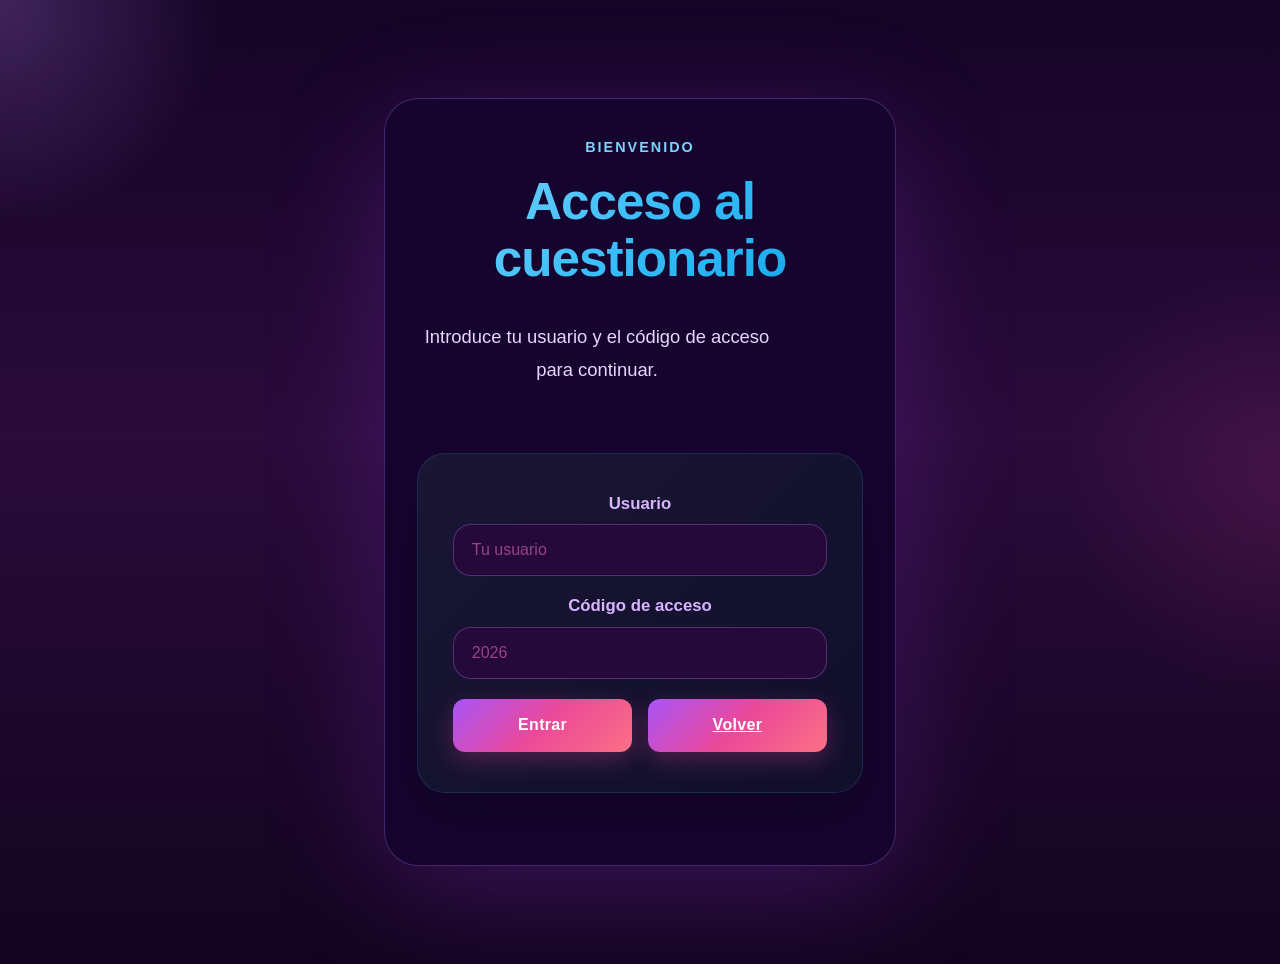
<file: login.html>
<!DOCTYPE html>
<html lang="es">
<head>
  <meta charset="UTF-8" />
  <meta name="viewport" content="width=device-width, initial-scale=1.0" />
  <title>Acceso al juego</title>
  <link rel="stylesheet" href="styles.css" />
</head>
<body class="login-page">
  <div class="app-shell">
    <main class="info-area" id="infoArea">
      <section class="department-card login-card" id="loginCard">
        <div class="hero-block">
          <div class="hero-text">
            <span class="eyebrow">Bienvenido</span>
            <h1>Acceso al cuestionario</h1>
            <p class="subtitle">Introduce tu usuario y el código de acceso para continuar.</p>
          </div>
        </div>

        <article class="content-block" id="loginSection">
          <form class="quiz-intro login-form" id="loginForm">
            <label>
              Usuario
              <input type="text" id="loginUserInput" placeholder="Tu usuario" autocomplete="username" />
            </label>
            <label>
              Código de acceso
              <input type="text" id="loginPassInput" placeholder="2026" maxlength="4" autocomplete="one-time-code" />
            </label>
            <div class="login-buttons">
              <button type="submit" class="quiz-start-button" id="loginButton">Entrar</button>
              <a href="index.html" class="quiz-start-button">Volver</a>
            </div>
            <div class="quiz-error hidden" id="loginError">Usuario o código incorrecto. El código es 2026.</div>
          </form>
        </article>
      </section>
    </main>
  </div>

  <style>
    body.login-page {
      min-height: 100vh;
      display: flex;
      justify-content: center;
      align-items: center;
      padding: 2rem;
      margin: 0;
      background: radial-gradient(circle at top left, rgba(192, 132, 252, 0.25), transparent 14%),
        radial-gradient(circle at right center, rgba(236, 72, 153, 0.14), transparent 16%),
        linear-gradient(180deg, #150426 0%, #2a0b3b 45%, #12041e 100%);
      color: #f8f4ff;
    }
    .app-shell {
      width: 100%;
      max-width: 560px;
      display: flex;
      justify-content: center;
      align-items: center;
      padding: 1.5rem;
    }
    .login-card {
      width: 100%;
      padding: 2.5rem 2rem;
      border-radius: 34px;
      box-shadow: 0 30px 120px rgba(173, 64, 255, 0.22);
      background: rgba(22, 5, 47, 0.94);
      border: 1px solid rgba(192, 132, 252, 0.28);
      backdrop-filter: blur(18px);
    }
    .login-form {
      display: grid;
      gap: 1.25rem;
    }
    .login-form label {
      display: grid;
      gap: 0.65rem;
      color: #d8b4fe;
      font-weight: 700;
    }
    .login-form input {
      width: 100%;
      padding: 1rem 1.1rem;
      border-radius: 18px;
      border: 1px solid rgba(192, 132, 252, 0.3);
      background: rgba(40, 9, 58, 0.9);
      color: #f8f4ff;
      font-size: 1rem;
      outline: none;
      transition: border-color 0.2s ease, box-shadow 0.2s ease;
    }
    .login-form input:focus {
      border-color: rgba(236, 72, 153, 0.85);
      box-shadow: 0 0 0 4px rgba(236, 72, 153, 0.16);
    }
    .login-form input::placeholder {
      color: rgba(248, 113, 206, 0.55);
    }
    .login-buttons {
      display: grid;
      grid-template-columns: 1fr 1fr;
      gap: 1rem;
    }
    .login-buttons .quiz-start-button {
      width: 100%;
    }
    .quiz-start-button {
      width: 100%;
      padding: 1.1rem 1.5rem;
      border-radius: 12px;
      background: linear-gradient(135deg, #a855f7 0%, #ec4899 50%, #fb7185 100%);
      color: #ffffff;
      border: none;
      font-weight: 700;
      letter-spacing: 0.02em;
      font-size: 1rem;
      box-shadow: 0 8px 24px rgba(236, 72, 153, 0.3);
      cursor: pointer;
      transition: all 0.3s ease;
    }
    .quiz-start-button:hover {
      transform: translateY(-2px);
      box-shadow: 0 14px 32px rgba(236, 72, 153, 0.35);
      background: linear-gradient(135deg, #d946ef 0%, #f472b6 50%, #fb7185 100%);
    }
    .quiz-start-button:active {
      transform: translateY(-1px);
      box-shadow: 0 6px 18px rgba(236, 72, 153, 0.25);
    }
    .login-card .subtitle {
      color: #e9d5ff;
      margin: 0.85rem 0 1.7rem;
      line-height: 1.8;
      max-width: 360px;
    }
    .quiz-error {
      background: rgba(236, 72, 153, 0.12);
      color: #fed7ff;
      border: 2px solid rgba(236, 72, 153, 0.35);
    }
  </style>
  <script>
    const loginForm = document.getElementById('loginForm');
    const loginUserInput = document.getElementById('loginUserInput');
    const loginPassInput = document.getElementById('loginPassInput');
    const loginError = document.getElementById('loginError');

    if (sessionStorage.getItem('quizUser')) {
      window.location.href = 'quiz.html';
    }

    loginForm.addEventListener('submit', (event) => {
      event.preventDefault();
      const user = loginUserInput.value.trim();
      const pass = loginPassInput.value.trim();
      if (user && pass === '2026') {
        sessionStorage.setItem('quizUser', user);
        window.location.href = 'quiz.html';
      } else {
        loginError.classList.remove('hidden');
      }
    });

    loginUserInput.addEventListener('input', () => {
      loginError.classList.add('hidden');
    });
    loginPassInput.addEventListener('input', () => {
      loginError.classList.add('hidden');
    });
  </script>

  <!-- Reproductor de música de fondo para el cuestionario -->
  <audio id="backgroundMusic" loop>
    <source src="fondo de musica del cuestionario .mp3" type="audio/mpeg">
  </audio>

  <script>
    // Control de música de fondo
    const audioElement = document.getElementById('backgroundMusic');
    let musicStarted = false;

    // Recuperar posición anterior de la música
    function restoreAudioPosition() {
      const savedTime = sessionStorage.getItem('musicPosition');
      if (savedTime && audioElement) {
        audioElement.currentTime = parseFloat(savedTime);
      }
    }

    // Guardar posición de la música cada segundo
    function saveAudioPosition() {
      if (audioElement && musicStarted) {
        sessionStorage.setItem('musicPosition', audioElement.currentTime.toString());
      }
    }

    // Iniciar música en el primer clic del usuario
    function initializeMusic() {
      if (!musicStarted && audioElement) {
        musicStarted = true;
        restoreAudioPosition();
        audioElement.play().catch(err => console.log('Autoplay no permitido:', err));
        // Guardar posición periódicamente
        setInterval(saveAudioPosition, 500);
        // Remover listeners después de iniciar
        document.removeEventListener('click', initializeMusic);
        document.removeEventListener('keypress', initializeMusic);
        document.removeEventListener('touchstart', initializeMusic);
      }
    }

    // Iniciar música en el primer clic, tecla o toque
    document.addEventListener('click', initializeMusic, { once: true });
    document.addEventListener('keypress', initializeMusic, { once: true });
    document.addEventListener('touchstart', initializeMusic, { once: true });

    // Si ya hay música guardada en sessionStorage, iniciar automáticamente
    if (sessionStorage.getItem('musicPosition')) {
      initializeMusic();
    }
  </script>
</body>
</html>
</file>
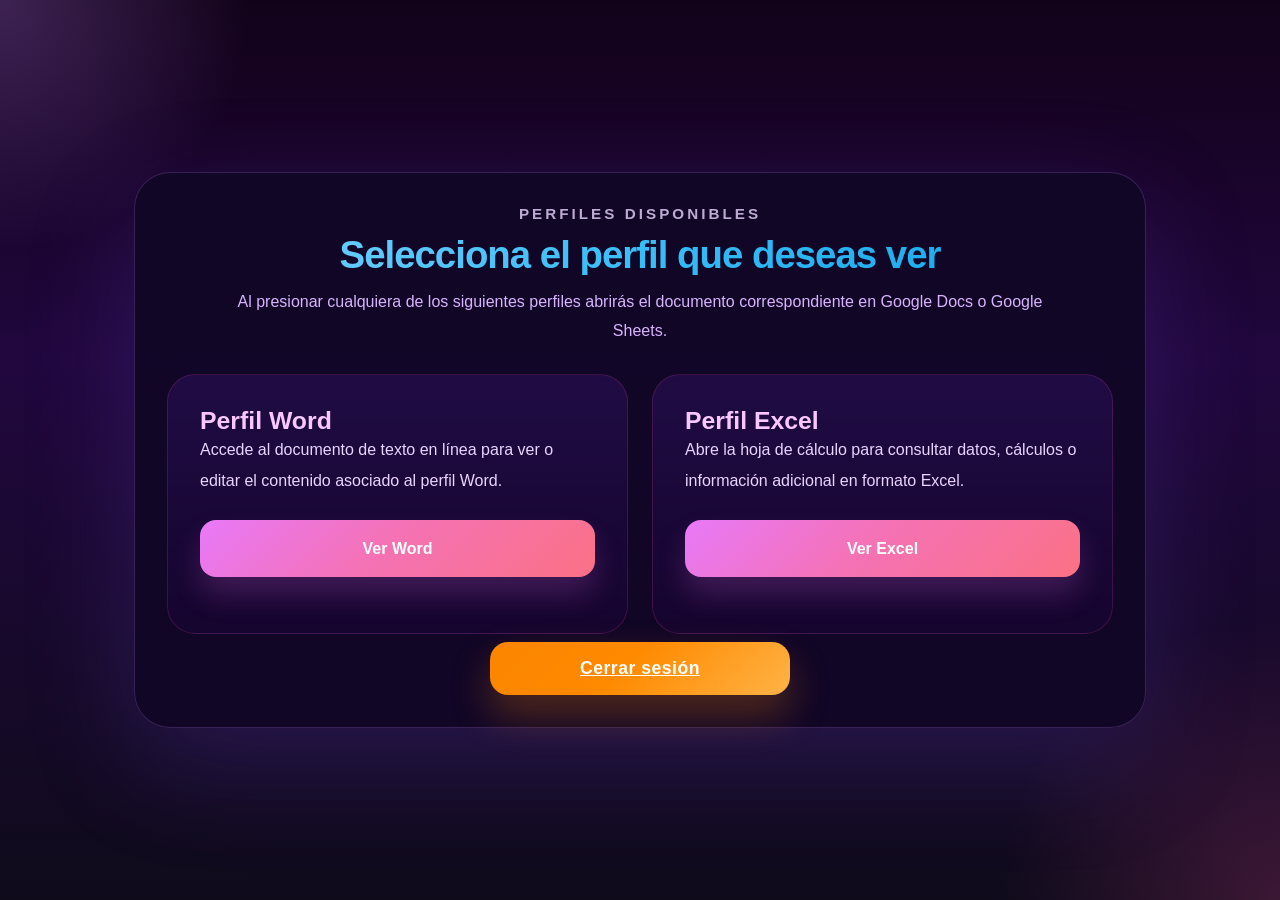
<file: perfiles.html>
<!DOCTYPE html>
<html lang="es">
<head>
  <meta charset="UTF-8" />
  <meta name="viewport" content="width=device-width, initial-scale=1.0" />
  <title>Perfiles</title>
  <link rel="stylesheet" href="styles.css" />
  <style>
    body.perfiles-page {
      min-height: 100vh;
      display: flex;
      justify-content: center;
      align-items: center;
      padding: 2rem;
      margin: 0;
      background: radial-gradient(circle at top left, rgba(192, 132, 252, 0.25), transparent 16%),
        radial-gradient(circle at bottom right, rgba(236, 72, 153, 0.2), transparent 18%),
        linear-gradient(180deg, #120219 0%, #21073e 40%, #0f0b1b 100%);
      color: #f8f4ff;
    }
    .perfiles-shell {
      width: 100%;
      max-width: 1060px;
      display: grid;
      gap: 1.5rem;
      padding: 1.5rem;
    }
    .perfiles-card {
      padding: 2rem;
      border-radius: 36px;
      background: rgba(18, 7, 38, 0.92);
      border: 1px solid rgba(192, 132, 252, 0.22);
      box-shadow: 0 35px 110px rgba(108, 75, 217, 0.22);
      backdrop-filter: blur(18px);
    }
    .hero-text {
      display: grid;
      gap: 0.8rem;
      text-align: center;
      margin-bottom: 1.8rem;
    }
    .hero-text .eyebrow {
      font-size: 0.95rem;
      color: #e9d5ff;
      letter-spacing: 0.2em;
      text-transform: uppercase;
      opacity: 0.8;
    }
    .hero-text h1 {
      margin: 0;
      font-size: clamp(2rem, 3vw, 3.2rem);
      line-height: 1.05;
      color: #7dd3fc;
    }
    .hero-text p {
      margin: 0;
      color: #d8b4fe;
      font-size: 1rem;
      line-height: 1.8;
      max-width: 860px;
      margin-left: auto;
      margin-right: auto;
    }
    .perfiles-grid {
      display: grid;
      grid-template-columns: repeat(2, minmax(280px, 1fr));
      gap: 1.5rem;
    }
    .perfil-card {
      display: grid;
      grid-template-rows: auto 1fr auto;
      gap: 1.5rem;
      min-height: 260px;
      padding: 2rem;
      border-radius: 28px;
      background: linear-gradient(180deg, rgba(96, 39, 199, 0.18), rgba(22, 5, 47, 0.95));
      border: 1px solid rgba(236, 72, 153, 0.18);
      color: #f5e0ff;
    }
    .perfil-card h2 {
      margin: 0;
      color: #f9c7ff;
      font-size: 1.55rem;
    }
    .perfil-card p {
      margin: 0;
      line-height: 1.9;
      color: #e9d5ff;
      font-size: 1rem;
    }
    .perfil-card a {
      display: inline-flex;
      align-items: center;
      justify-content: center;
      padding: 1rem 1.6rem;
      border-radius: 16px;
      color: #ffffff;
      background: linear-gradient(135deg, #e879f9 0%, #f472b6 45%, #fb7185 100%);
      text-decoration: none;
      font-weight: 700;
      box-shadow: 0 18px 30px rgba(248, 113, 250, 0.18);
      transition: transform 0.25s ease, box-shadow 0.25s ease, background 0.25s ease;
    }
    .perfil-card a:hover {
      transform: translateY(-3px);
      box-shadow: 0 22px 40px rgba(248, 113, 250, 0.28);
      background: linear-gradient(135deg, #d946ef 0%, #f472b6 50%, #fb7185 100%);
    }
    .perfiles-footer {
      display: flex;
      justify-content: center;
      margin-top: 0.5rem;
    }
    .perfiles-footer a {
      width: 100%;
      max-width: 300px;
    }
    .perfiles-footer .quiz-start-button {
      width: 100%;
      padding: 1rem 1.5rem;
      border-radius: 18px;
      background: linear-gradient(135deg, #fb8500 0%, #ff8a00 45%, #ffb347 100%);
      color: #fff;
      box-shadow: 0 20px 40px rgba(251, 133, 0, 0.28);
      text-align: center;
    }
    .perfiles-footer .quiz-start-button:hover {
      transform: translateY(-2px);
      background: linear-gradient(135deg, #ff9525 0%, #ff9f2d 45%, #ffc16b 100%);
    }
    @media (max-width: 860px) {
      .perfiles-grid {
        grid-template-columns: 1fr;
      }
    }
  </style>
</head>
<body class="perfiles-page">
  <div class="perfiles-shell">
    <section class="perfiles-card">
      <div class="hero-text">
        <span class="eyebrow">Perfiles disponibles</span>
        <h1>Selecciona el perfil que deseas ver</h1>
        <p>Al presionar cualquiera de los siguientes perfiles abrirás el documento correspondiente en Google Docs o Google Sheets.</p>
      </div>
      <div class="perfiles-grid">
        <article class="perfil-card">
          <div>
            <h2>Perfil Word</h2>
            <p>Accede al documento de texto en línea para ver o editar el contenido asociado al perfil Word.</p>
          </div>
          <a href="https://docs.google.com/document/d/1927WOSh_Vai1VlFUR7RDcRmi3POwQluYV8ozVIAoebo/edit?usp=sharing" target="_blank" rel="noopener noreferrer">Ver Word</a>
        </article>
        <article class="perfil-card">
          <div>
            <h2>Perfil Excel</h2>
            <p>Abre la hoja de cálculo para consultar datos, cálculos o información adicional en formato Excel.</p>
          </div>
          <a href="https://docs.google.com/spreadsheets/d/1ONucuyuzEuJq2mf88kwfAb8OpO_G4POKCCi0A7s6z9A/edit?usp=sharing" target="_blank" rel="noopener noreferrer">Ver Excel</a>
        </article>
      </div>
      <div class="perfiles-footer">
        <a class="quiz-start-button" href="index.html">Cerrar sesión</a>
      </div>
    </section>
  </div>
</body>
</html>
</file>
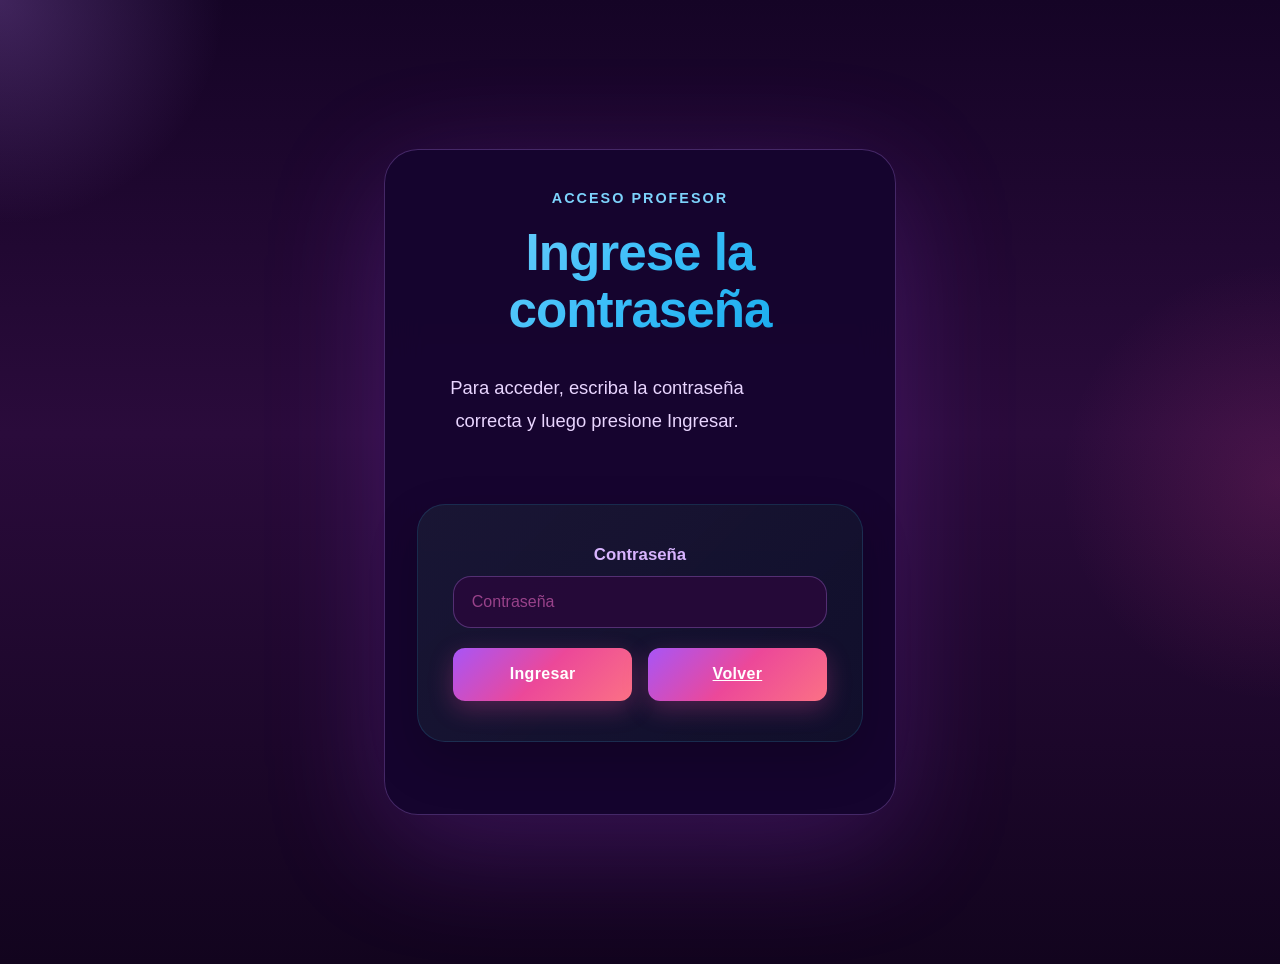
<file: profesor.html>
<!DOCTYPE html>
<html lang="es">
<head>
  <meta charset="UTF-8" />
  <meta name="viewport" content="width=device-width, initial-scale=1.0" />
  <title>Acceso Profesor</title>
  <link rel="stylesheet" href="styles.css" />
</head>
<body class="login-page">
  <div class="app-shell">
    <main class="info-area" id="infoArea">
      <section class="department-card login-card" id="loginCard">
        <div class="hero-block">
          <div class="hero-text">
            <span class="eyebrow">Acceso Profesor</span>
            <h1>Ingrese la contraseña</h1>
            <p class="subtitle">Para acceder, escriba la contraseña correcta y luego presione Ingresar.</p>
          </div>
        </div>

        <article class="content-block" id="loginSection">
          <form class="quiz-intro login-form" id="professorForm">
            <label>
              Contraseña
              <input type="password" id="professorPassInput" placeholder="Contraseña" autocomplete="current-password" />
            </label>
            <div class="login-buttons">
              <button type="submit" class="quiz-start-button" id="professorEnterButton">Ingresar</button>
              <a href="index.html" class="quiz-start-button">Volver</a>
            </div>
            <div class="quiz-error hidden" id="professorError">Contraseña incorrecta. La contraseña es profesor2026.</div>
          </form>
        </article>
      </section>
    </main>
  </div>

  <script>
    const professorForm = document.getElementById('professorForm');
    const professorPassInput = document.getElementById('professorPassInput');
    const professorError = document.getElementById('professorError');

    professorForm.addEventListener('submit', (event) => {
      event.preventDefault();
      const pass = professorPassInput.value.trim();
      if (pass === 'profesor2026') {
        window.location.href = 'perfiles.html';
      } else {
        professorError.classList.remove('hidden');
      }
    });

    professorPassInput.addEventListener('input', () => {
      professorError.classList.add('hidden');
    });
  </script>
</body>
</html>
</file>
<file: styles.css>
:root {
  color-scheme: dark;
  font-family: 'Segoe UI', Tahoma, Geneva, Verdana, sans-serif;
  background: linear-gradient(135deg, #0a1929 0%, #132f4c 25%, #1a4d6d 50%, #0f2b4a 75%, #081629 100%);
  background-size: 400% 400%;
  background-attachment: fixed;
  animation: gradientShift 40s ease infinite;
  color: #f0f4f8;
  font-size: 16px;
  --color-primary: #38bdf8;
  --color-primary-dark: #0ea5e9;
  --color-primary-light: #e0f2fe;
  --color-text-primary: #f0f9ff;
  --color-text-secondary: #cbd5e1;
  --color-text-muted: #94a3b8;
  --color-border: rgba(56, 189, 248, 0.12);
  --transition-fast: 0.2s cubic-bezier(0.23, 1, 0.32, 1);
  --transition-base: 0.35s cubic-bezier(0.23, 1, 0.32, 1);
  --transition-slow: 0.6s cubic-bezier(0.23, 1, 0.32, 1);
}

* {
  box-sizing: border-box;
}

body::before {
  content: '';
  position: fixed;
  inset: 0;
  pointer-events: none;
  background: radial-gradient(circle at 20% 20%, rgba(56, 189, 248, 0.16), transparent 18%),
    radial-gradient(circle at 80% 80%, rgba(67, 56, 202, 0.14), transparent 20%);
  z-index: -1;
  opacity: 0.9;
  animation: floatGlow 14s ease-in-out infinite;
}

body::after {
  content: '';
  position: fixed;
  inset: 0;
  pointer-events: none;
  /* Puntos redondos de varios colores usando radial-gradients */
  background-image:
    radial-gradient(circle at 15% 15%, #ff2a85 0%, #ff2a85 4px, transparent 6px),
    radial-gradient(circle at 45% 35%, #38bdf8 0%, #38bdf8 5px, transparent 7px),
    radial-gradient(circle at 75% 20%, #facc15 0%, #facc15 3px, transparent 5px),
    radial-gradient(circle at 85% 70%, #4ade80 0%, #4ade80 5px, transparent 7px),
    radial-gradient(circle at 30% 75%, #a855f7 0%, #a855f7 4px, transparent 6px);
  background-repeat: repeat;
  /* Ajusta el tamaño de la cuadrícula de repetición para esparcir los puntos */
  background-size: 260px 260px;
  opacity: 0.6;
  z-index: -1;
  will-change: transform;
  animation: snowFall 25s linear infinite;
}

@keyframes snowFall {
  0% {
    transform: translateY(0);
  }
  100% {
    transform: translateY(260px);
  }
}

@keyframes gradientShift {
  0% { background-position: 0% 50%; }
  50% { background-position: 100% 50%; }
  100% { background-position: 0% 50%; }
}

body {
  margin: 0;
  min-height: 100vh;
  overflow-x: hidden;
  scroll-behavior: smooth;
}

.app-shell {
  display: flex;
  justify-content: center;
  align-items: center;
  min-height: 100vh;
  padding: 2rem;
  animation: floatUp 16s ease-in-out infinite alternate;
}

@media (max-width: 1024px) {
  .app-shell {
    padding: 1.5rem;
  }
}

.dice-panel {
  position: sticky;
  top: 2rem;
  display: flex;
  flex-direction: column;
  align-items: center;
  gap: 1.2rem;
  padding: 1.6rem 1.4rem;
  border-radius: 32px;
  background: linear-gradient(135deg, rgba(13, 27, 42, 0.95), rgba(20, 41, 61, 0.92));
  border: 2px solid rgba(56, 189, 248, 0.22);
  box-shadow: 0 32px 120px rgba(14, 165, 233, 0.15), inset 0 1px 0 rgba(255, 255, 255, 0.1);
  animation: glowPulse 9s ease-in-out infinite;
  transition: all 0.4s ease;
}

.dice-panel:hover {
  transform: translateY(-4px);
  border-color: rgba(56, 189, 248, 0.35);
  box-shadow: 0 40px 140px rgba(14, 165, 233, 0.25), inset 0 1px 0 rgba(255, 255, 255, 0.15);
}

.dice-shell:hover .shine {
  opacity: 0.8;
}

.dice-shell:hover {
  transform: translateY(-12px);
}

.dice-shell:hover .dice {
  transform: rotateX(8deg) rotateY(-8deg);
}

.dice-shell:focus {
  outline: 2px solid rgba(56, 189, 248, 0.5);
  outline-offset: 4px;
}

.dice {
  width: 100%;
  height: 100%;
  position: absolute;
  transform-style: preserve-3d;
  transform: rotateX(0deg) rotateY(0deg) rotateZ(0deg);
  transition: transform 1.5s cubic-bezier(0.25, 0.46, 0.45, 0.94);
  transform-origin: center center;
  z-index: 1;
}

.face {
  position: absolute;
  width: 100%;
  height: 100%;
  border-radius: 48px;
  display: grid;
  align-items: center;
  justify-content: center;
  padding: 1rem;
  text-align: center;
  font-size: 1rem;
  font-weight: 800;
  color: #fff;
  background: radial-gradient(circle at top left, #38bdf8 0%, #0ea5e9 22%, #1e3a8a 70%);
  box-shadow: inset 0 -8px 24px rgba(0, 0, 0, 0.2), 0 26px 44px rgba(0, 0, 0, 0.3);
  text-shadow: 0 1px 12px rgba(0, 0, 0, 0.35);
  transition: transform 0.35s ease, box-shadow 0.35s ease, background 0.35s ease;
}

.face:hover {
  transform: scale(1.02);
  box-shadow: inset 0 -12px 32px rgba(0, 0, 0, 0.24), 0 30px 56px rgba(0, 0, 0, 0.38);
}

.face::before,
.face::after {
  color: rgba(255, 255, 255, 0.2);
}

.dice-remaining {
  color: #a5f3fc;
  font-size: 0.98rem;
  text-align: center;
  max-width: 220px;
  animation: pulseText 4s ease-in-out infinite;
}

.roll-button,
.professor-button {
  width: 100%;
  max-width: 240px;
  margin: 14px auto 0;
  padding: 12px 18px;
  border: none;
  border-radius: 9999px;
  background: linear-gradient(135deg, #38bdf8, #818cf8, #0891b2);
  color: #ffffff;
  font-weight: 700;
  cursor: pointer;
  transition: transform 0.2s ease, box-shadow 0.2s ease, background 0.4s ease;
}

.professor-button {
  background: linear-gradient(135deg, #f97316, #fb7185, #ec4899);
}

.roll-button:hover,
.roll-button:focus,
.professor-button:hover,
.professor-button:focus {
  transform: translateY(-2px) scale(1.01);
  box-shadow: 0 18px 28px rgba(14, 165, 233, 0.24);
}

.department-card {
  width: 100%;
  max-width: 950px;
  padding: 4rem 3.5rem;
  border-radius: 40px;
  background: linear-gradient(135deg, rgba(13, 27, 42, 0.94), rgba(20, 41, 61, 0.97));
  backdrop-filter: blur(40px);
  border: 2px solid rgba(56, 189, 248, 0.15);
  box-shadow: 0 50px 150px rgba(1, 13, 31, 0.6), inset 0 1px 0 rgba(255, 255, 255, 0.1);
  transition: all 0.4s cubic-bezier(0.23, 1, 0.320, 1);
}

.department-card.animate {
  animation: popIn 0.6s cubic-bezier(0.34, 1.56, 0.64, 1) forwards;
}

.department-card:hover {
  transform: translateY(-8px);
  border-color: rgba(56, 189, 248, 0.25);
  box-shadow: 0 60px 180px rgba(14, 165, 233, 0.25), inset 0 1px 0 rgba(255, 255, 255, 0.15);
}

.content-block {
  margin-bottom: 2rem;
  padding: 2.5rem 2.2rem;
  border-radius: 28px;
  background: linear-gradient(135deg, rgba(30, 41, 59, 0.5), rgba(15, 23, 42, 0.6));
  border: 1px solid rgba(56, 189, 248, 0.15);
  box-shadow: 0 20px 50px rgba(0, 0, 0, 0.2);
  transition: all 0.35s cubic-bezier(0.23, 1, 0.320, 1);
}

.content-block:hover {
  transform: translateY(-4px);
  border-color: rgba(56, 189, 248, 0.25);
  box-shadow: 0 30px 70px rgba(14, 165, 233, 0.15);
}

.quiz-content-block {
  padding: 3rem 2.5rem;
  background: linear-gradient(135deg, rgba(112, 74, 39, 0.95), rgba(171, 117, 62, 0.95));
  border: 1px solid rgba(142, 91, 48, 0.35);
  box-shadow: 0 24px 60px rgba(0, 0, 0, 0.24);
}

.content-block h2 {
  margin-top: 0;
  margin-bottom: 1.2rem;
  color: #f8f3e8;
  font-size: 1.4rem;
  font-weight: 700;
  letter-spacing: -0.5px;
}

.content-block p {
  margin: 0;
  line-height: 1.7;
  color: #d0d7e0;
}

.info-button {
  padding: 0.8rem 1.4rem;
  border-radius: 12px;
  border: 1.5px solid rgba(56, 189, 248, 0.25);
  background: linear-gradient(135deg, rgba(56, 189, 248, 0.1), rgba(96, 165, 250, 0.05));
  color: #dbeafe;
  font-weight: 600;
  font-size: 0.95rem;
  cursor: pointer;
  transition: all 0.25s cubic-bezier(0.23, 1, 0.320, 1);
  flex: 1 1 calc(50% - 0.5rem);
}

.info-button:hover {
  transform: translateY(-3px);
  background: linear-gradient(135deg, rgba(56, 189, 248, 0.25), rgba(96, 165, 250, 0.15));
  border-color: rgba(56, 189, 248, 0.5);
  box-shadow: 0 16px 40px rgba(59, 130, 246, 0.2);
}

.info-button.active {
  background: linear-gradient(135deg, rgba(56, 189, 248, 0.35), rgba(96, 165, 250, 0.25));
  border-color: rgba(56, 189, 248, 0.6);
  box-shadow: 0 20px 50px rgba(59, 130, 246, 0.25);
  color: #f0f9ff;
}

.quiz-intro,
.quiz-question-block {
  display: grid;
  gap: 1.5rem;
}

.quiz-result {
  display: grid;
  gap: 1.5rem;
  grid-template-columns: 1fr 1fr;
  align-items: center;
  justify-items: center;
}

.quiz-intro label {
  display: grid;
  gap: 0.6rem;
  color: #d9f99d;
  font-weight: 700;
  font-size: 1.05rem;
}

.quiz-intro input {
  width: 100%;
  padding: 1.1rem 1.2rem;
  border-radius: 18px;
  border: 2px solid rgba(56, 189, 248, 0.3);
  background: rgba(15, 23, 42, 0.95);
  color: #f8fafc;
  font-size: 1rem;
  transition: all 0.2s ease;
}

.quiz-intro input:focus {
  outline: none;
  border-color: rgba(56, 189, 248, 0.8);
  box-shadow: 0 0 20px rgba(56, 189, 248, 0.3);
}

.quiz-start-button,
.quiz-next-button {
  width: 100%;
  max-width: 380px;
  padding: 1.2rem 2.5rem;
  border-radius: 12px;
  border: none;
  background: linear-gradient(135deg, #ff9500 0%, #fb923c 50%, #f97316 100%);
  color: #ffffff;
  font-weight: 700;
  font-size: 1.1rem;
  cursor: pointer;
  transition: all 0.3s ease;
  box-shadow: 0 8px 25px rgba(255, 149, 0, 0.35);
  position: relative;
  overflow: hidden;
  letter-spacing: 0.5px;
}

.quiz-start-button::before,
.quiz-next-button::before {
  content: '';
  position: absolute;
  top: 0;
  left: -100%;
  width: 100%;
  height: 100%;
  background: linear-gradient(90deg, transparent, rgba(255, 255, 255, 0.15), transparent);
  transition: left 0.5s ease;
}

.quiz-start-button:hover,
.quiz-next-button:hover {
  transform: translateY(-3px);
  box-shadow: 0 15px 40px rgba(255, 149, 0, 0.5);
  letter-spacing: 0.8px;
  background: linear-gradient(135deg, #ffb347 0%, #fc9d3c 50%, #fa8316 100%);
}

.quiz-start-button:hover::before,
.quiz-next-button:hover::before {
  left: 100%;
}

.quiz-start-button:active,
.quiz-next-button:active {
  transform: translateY(-1px);
  box-shadow: 0 6px 18px rgba(255, 149, 0, 0.4);
}

.quiz-error {
  padding: 1.2rem 1.5rem;
  border-radius: 18px;
  background: rgba(236, 72, 153, 0.15);
  color: #fed7ff;
  border: 2px solid rgba(236, 72, 153, 0.4);
  font-weight: 600;
  font-size: 1rem;
}

body.login-page {
  min-height: 100vh;
  display: flex;
  justify-content: center;
  align-items: center;
  padding: 2rem;
  margin: 0;
  background: radial-gradient(circle at top left, rgba(192, 132, 252, 0.25), transparent 14%),
    radial-gradient(circle at right center, rgba(236, 72, 153, 0.16), transparent 16%),
    linear-gradient(180deg, #150426 0%, #2a0b3b 45%, #12041e 100%);
  color: #f8f4ff;
}

body.login-page .app-shell {
  width: 100%;
  max-width: 560px;
  display: flex;
  justify-content: center;
  align-items: center;
  padding: 1.5rem;
}

body.login-page .login-card {
  width: 100%;
  padding: 2.5rem 2rem;
  border-radius: 34px;
  box-shadow: 0 30px 120px rgba(173, 64, 255, 0.22);
  background: rgba(22, 5, 47, 0.95);
  border: 1px solid rgba(192, 132, 252, 0.28);
  backdrop-filter: blur(18px);
}

body.login-page .login-form {
  display: grid;
  gap: 1.25rem;
}

body.login-page .login-form label {
  display: grid;
  gap: 0.65rem;
  color: #d8b4fe;
  font-weight: 700;
}

body.login-page .login-form input {
  width: 100%;
  padding: 1rem 1.1rem;
  border-radius: 18px;
  border: 1px solid rgba(192, 132, 252, 0.3);
  background: rgba(40, 9, 58, 0.92);
  color: #f8f4ff;
  font-size: 1rem;
  outline: none;
  transition: border-color 0.2s ease, box-shadow 0.2s ease;
}

body.login-page .login-form input:focus {
  border-color: rgba(236, 72, 153, 0.85);
  box-shadow: 0 0 0 4px rgba(236, 72, 153, 0.16);
}

body.login-page .login-form input::placeholder {
  color: rgba(248, 113, 206, 0.55);
}

body.login-page .login-buttons {
  display: grid;
  grid-template-columns: 1fr 1fr;
  gap: 1rem;
}

body.login-page .quiz-start-button {
  width: 100%;
  padding: 1.1rem 1.5rem;
  border-radius: 12px;
  background: linear-gradient(135deg, #a855f7 0%, #ec4899 50%, #fb7185 100%);
  color: #ffffff;
  border: none;
  font-weight: 700;
  letter-spacing: 0.02em;
  font-size: 1rem;
  box-shadow: 0 8px 24px rgba(236, 72, 153, 0.28);
  cursor: pointer;
  transition: all 0.3s ease;
}

body.login-page .quiz-start-button:hover {
  transform: translateY(-2px);
  box-shadow: 0 14px 32px rgba(236, 72, 153, 0.35);
  background: linear-gradient(135deg, #d946ef 0%, #f472b6 50%, #fb7185 100%);
}

body.login-page .quiz-start-button:active {
  transform: translateY(-1px);
  box-shadow: 0 6px 18px rgba(236, 72, 153, 0.25);
}

body.login-page .login-card .subtitle {
  color: #e9d5ff;
  margin: 0.85rem 0 1.7rem;
  line-height: 1.8;
  max-width: 360px;
}

.quiz-intro {
  display: flex;
  flex-direction: column;
  align-items: center;
  gap: 2rem;
  text-align: center;
}

.quiz-intro p {
  font-size: 1.15rem;
  color: #cbd5e1;
}

.quiz-intro .quiz-start-button {
  display: inline-flex;
  align-items: center;
  justify-content: center;
}

.quiz-question-block {
  display: grid;
  gap: 1.5rem;
}

.quiz-question-block .quiz-next-button {
  display: flex;
  align-items: center;
  justify-content: center;
  margin: 1rem auto 0;
  width: 100%;
  max-width: 380px;
}

.quiz-question-block .quiz-next-button.hidden {
  display: none;
}

.quiz-question-text {
  font-size: 1.35rem;
  line-height: 1.7;
  font-weight: 700;
  color: #e0f2fe;
  margin-bottom: 1.5rem;
}

.quiz-options {
  display: grid;
  grid-template-columns: 1fr 1fr;
  gap: 1.2rem;
}

.quiz-option {
  padding: 1.6rem 1.8rem;
  border-radius: 22px;
  background: linear-gradient(135deg, rgba(148, 111, 72, 0.95), rgba(184, 146, 106, 0.95));
  border: 2px solid rgba(184, 146, 106, 0.35);
  color: #f8fafc;
  cursor: pointer;
  transition: all 0.3s cubic-bezier(0.23, 1, 0.32, 1);
  font-size: 1.15rem;
  font-weight: 650;
  position: relative;
  box-shadow: 0 8px 20px rgba(0, 0, 0, 0.26), inset 0 1px 0 rgba(255, 255, 255, 0.06);
}

.quiz-option::after {
  content: '';
  position: absolute;
  top: 0;
  left: 0;
  right: 0;
  bottom: 0;
  border-radius: 20px;
  background: linear-gradient(135deg, rgba(255, 255, 255, 0.15), transparent);
  opacity: 0;
  transition: opacity 0.3s ease;
}

.quiz-option:hover {
  transform: translateY(-4px) scale(1.02);
  background: linear-gradient(135deg, rgba(170, 128, 88, 0.95), rgba(205, 164, 123, 0.95));
  border-color: rgba(220, 178, 123, 0.65);
  box-shadow: 0 16px 40px rgba(0, 0, 0, 0.22), inset 0 1px 0 rgba(255, 255, 255, 0.08);
}

.quiz-option:hover::after {
  opacity: 1;
}

.quiz-option.selected {
  background: linear-gradient(135deg, rgba(34, 211, 238, 0.35), rgba(6, 182, 212, 0.25));
  border-color: rgba(34, 211, 238, 1);
  box-shadow: 0 12px 30px rgba(34, 211, 238, 0.3), inset 0 1px 0 rgba(255, 255, 255, 0.1);
  color: #e0f2fe;
}

.quiz-option.correct {
  background: linear-gradient(135deg, rgba(34, 211, 238, 0.45), rgba(14, 165, 233, 0.35));
  border-color: rgba(34, 211, 238, 1);
  box-shadow: 0 12px 40px rgba(34, 211, 238, 0.4), inset 0 1px 0 rgba(255, 255, 255, 0.15);
  color: #cffafe;
}

.quiz-option.incorrect {
  background: linear-gradient(135deg, rgba(248, 113, 113, 0.35), rgba(239, 68, 68, 0.25));
  border-color: rgba(248, 113, 113, 1);
  box-shadow: 0 12px 40px rgba(248, 113, 113, 0.3), inset 0 1px 0 rgba(255, 255, 255, 0.08);
  color: #fecaca;
}

.quiz-header {
  display: flex;
  justify-content: space-between;
  gap: 1.5rem;
  flex-wrap: wrap;
  color: #bae6fd;
  font-weight: 700;
  font-size: 1.1rem;
  margin-bottom: 1.5rem;
  padding-bottom: 1rem;
  border-bottom: 2px solid rgba(56, 189, 248, 0.2);
}

.quiz-result {
  padding: 2rem 1.8rem 1.5rem;
  border-radius: 28px;
  border: 2px solid rgba(255, 149, 0, 0.4);
  background: linear-gradient(135deg, rgba(28, 25, 23, 0.95), rgba(42, 38, 35, 0.92));
}

.quiz-result h3 {
  margin: 0 0 1rem;
  color: #ffb84d;
  font-size: 1.5rem;
  grid-column: 1 / -1;
}

.quiz-result p {
  margin: 0 0 1.5rem;
  color: #e2e8f0;
  font-size: 1.1rem;
  grid-column: 1 / -1;
}

.quiz-result-form {
  grid-column: 1 / -1;
  margin-bottom: 1.5rem;
}

.quiz-result-form label {
  display: block;
  color: #ffb84d;
  font-weight: 700;
  margin-bottom: 0.65rem;
}

.quiz-grade-select {
  width: 100%;
  padding: 0.8rem 1rem;
  border-radius: 12px;
  border: 1px solid rgba(255, 149, 0, 0.3);
  background: rgba(28, 25, 23, 0.8);
  color: #e2e8f0;
  font-size: 1rem;
  cursor: pointer;
  transition: border-color 0.2s ease, box-shadow 0.2s ease;
}

.quiz-grade-select:focus {
  outline: none;
  border-color: rgba(255, 149, 0, 0.8);
  box-shadow: 0 0 0 3px rgba(255, 149, 0, 0.1);
}

.quiz-grade-select option {
  background: rgba(28, 25, 23, 0.95);
  color: #e2e8f0;
}

.completion-message {
  color: #fed7aa;
  font-size: 0.95rem;
  margin-top: 1rem;
  padding: 1rem 1.4rem;
  background: linear-gradient(135deg, rgba(255, 149, 0, 0.15), rgba(251, 146, 60, 0.08));
  border: 1.5px solid rgba(255, 149, 0, 0.3);
  border-radius: 12px;
  max-width: 280px;
  animation: shimmer 3s ease-in-out infinite;
  text-align: center;
  font-weight: 600;
}

/* Toast notification styles */
.hidden { display: none !important; }
#toast {
  position: fixed;
  left: 50%;
  bottom: 28px;
  transform: translateX(-50%) translateY(12px);
  background: linear-gradient(90deg, rgba(6,182,212,0.95), rgba(14,165,233,0.95));
  color: #04232a;
  padding: 12px 18px;
  border-radius: 12px;
  box-shadow: 0 18px 40px rgba(2,6,23,0.6);
  font-weight: 700;
  min-width: 220px;
  max-width: 90%;
  text-align: center;
  z-index: 9999;
  opacity: 0;
  pointer-events: none;
  transition: transform 0.35s cubic-bezier(0.2,1,0.22,1), opacity 0.35s ease;
}

#toast.show {
  opacity: 1;
  transform: translateX(-50%) translateY(0);
  pointer-events: auto;
}

#toast.error {
  background: linear-gradient(90deg, rgba(248,113,113,0.98), rgba(239,68,68,0.95));
  color: #fff;
}

#toast.small {
  min-width: 160px;
  padding: 10px 14px;
  font-weight: 600;
}

@keyframes popIn {
  0% { 
    opacity: 0; 
    transform: translateY(20px) scale(0.95); 
  }
  100% { 
    opacity: 1; 
    transform: translateY(0) scale(1); 
  }
}

@keyframes shimmer {
  0%, 100% { 
    box-shadow: 0 0 0px rgba(56, 189, 248, 0.12); 
  }
  50% { 
    box-shadow: 0 0 30px rgba(56, 189, 248, 0.25); 
  }
}

@keyframes glowPulse {
  0%, 100% { 
    box-shadow: 0 24px 80px rgba(15, 23, 42, 0.35); 
  }
  50% { 
    box-shadow: 0 32px 120px rgba(14, 165, 233, 0.3); 
  }
}

@keyframes floatUp {
  0%, 100% { 
    transform: translateY(0px); 
  }
  50% { 
    transform: translateY(-8px); 
  }
}

@keyframes floatGlow {
  0%, 100% { 
    transform: scale(0.98); 
    opacity: 0.9; 
  }
  50% { 
    transform: scale(1); 
    opacity: 1; 
  }
}

@keyframes pulseText {
  0%, 100% { 
    opacity: 1; 
  }
  50% { 
    opacity: 0.7; 
  }
}

@keyframes spin {
  0% { 
    transform: rotateX(0deg) rotateY(0deg); 
  }
  50% { 
    transform: rotateX(720deg) rotateY(720deg); 
  }
  100% { 
    transform: rotateX(1440deg) rotateY(1440deg); 
  }
}


.dice-shell {
  width: 280px;
  height: 280px;
  perspective: 900px;
  perspective-origin: center center;
  cursor: pointer;
  position: relative;
  border-radius: 48px;
}

.dice-frame {
  position: absolute;
  inset: 0;
  border-radius: 48px;
  background: radial-gradient(circle at 20% 20%, rgba(35, 211, 234, 0.22), transparent 28%),
    radial-gradient(circle at 80% 25%, rgba(96, 165, 250, 0.18), transparent 35%);
  z-index: 0;
}

.dice {
  width: 100%;
  height: 100%;
  position: absolute;
  transform-style: preserve-3d;
  transform: rotateX(0deg) rotateY(0deg) rotateZ(0deg);
  transition: transform 1.5s cubic-bezier(0.25, 0.46, 0.45, 0.94);
  transform-origin: center center;
  z-index: 1;
}

.face {
  position: absolute;
  width: 100%;
  height: 100%;
  border-radius: 48px;
  display: grid;
  align-items: center;
  justify-content: center;
  padding: 1rem;
  text-align: center;
  font-size: 1rem;
  font-weight: 800;
  color: #fff;
  background: linear-gradient(180deg, #1e3a8a 0%, #4338ca 100%);
  box-shadow: inset 0 -8px 22px rgba(0, 0, 0, 0.16), 0 20px 34px rgba(0, 0, 0, 0.28);
  text-shadow: 0 1px 12px rgba(0, 0, 0, 0.35);
}

.face::before {
  content: '"';
  font-size: 3rem;
  position: absolute;
  left: 0.8rem;
  top: 0.35rem;
  opacity: 0.25;
}

.face::after {
  content: '"';
  font-size: 3rem;
  position: absolute;
  right: 0.8rem;
  bottom: 0.35rem;
  opacity: 0.25;
}

.face.front { transform: rotateY(0deg) translateZ(85px); }
.face.back { transform: rotateY(180deg) translateZ(85px); }
.face.right { transform: rotateY(90deg) translateZ(85px); }
.face.left { transform: rotateY(-90deg) translateZ(85px); }
.face.top { transform: rotateX(90deg) translateZ(85px); }
.face.bottom { transform: rotateX(-90deg) translateZ(85px); }

.shine {
  position: absolute;
  inset: 0;
  border-radius: 48px;
  transition: opacity 0.4s ease;
}

.dice-shell.active .shine {
  opacity: 1;
}

@keyframes spin {
  0% { transform: rotateX(0deg) rotateY(0deg); }
  50% { transform: rotateX(720deg) rotateY(720deg); }
  100% { transform: rotateX(1440deg) rotateY(1440deg); }
}

.dice-shell.rolling .dice {
  animation: spin 1.8s cubic-bezier(0.34, 1.56, 0.64, 1);
}

.dice-instruction {
  margin: 0;
  color: #d0d7e0;
  text-align: center;
  max-width: 240px;
}

.dice-label {
  color: #7dd3fc;
  font-weight: 700;
  letter-spacing: 0.12em;
  text-transform: uppercase;
  font-size: 0.82rem;
}

.dice-remaining {
  color: #bfdbfe;
  font-size: 0.92rem;
  text-align: center;
  max-width: 220px;
}

.dice-remaining span {
  color: #ffffff;
  font-weight: 700;
}

.roll-button {
  width: 100%;
  max-width: 240px;
  margin: 1.5rem auto 0;
  padding: 1rem 1.8rem;
  border: none;
  border-radius: 12px;
  background: linear-gradient(135deg, #38bdf8, #0ea5e9, #06b6d4);
  color: #ffffff;
  font-weight: 700;
  font-size: 0.95rem;
  cursor: pointer;
  transition: all 0.25s cubic-bezier(0.23, 1, 0.320, 1);
  box-shadow: 0 10px 30px rgba(14, 165, 233, 0.2);
}

.roll-button:hover {
  transform: translateY(-4px);
  box-shadow: 0 20px 50px rgba(14, 165, 233, 0.35);
}

.roll-button:active {
  transform: translateY(-2px);
}

.completion-message {
  color: #e2e8f0;
  font-size: 0.95rem;
  margin-top: 12px;
  padding: 12px 16px;
  background: rgba(56, 189, 248, 0.14);
  border: 1px solid rgba(56, 189, 248, 0.25);
  border-radius: 9999px;
  max-width: 260px;
}

.info-area {
  margin-top: 0;
  padding-top: 0;
}

.department-card {
  max-width: 900px;
  margin: 0;
  padding: 2rem 2.2rem 2.4rem;
  border-radius: 64px;
  background: linear-gradient(180deg, rgba(9, 17, 31, 0.92), rgba(15, 23, 42, 0.96));
  backdrop-filter: blur(22px);
  box-shadow: 0 32px 90px rgba(0, 0, 0, 0.45);
}

.hero-block {
  display: grid;
  grid-template-columns: 1fr;
  gap: 1.8rem;
  align-items: start;
  margin-bottom: 2.5rem;
  text-align: center;
}

.hero-text {
  display: grid;
  gap: 1.2rem;
}

.hero-text h1 {
  margin: 0;
  color: #f0f9ff;
  font-size: 3.2rem;
  font-weight: 800;
  line-height: 1.1;
  letter-spacing: -1px;
  background: linear-gradient(135deg, #7dd3fc 0%, #38bdf8 50%, #0ea5e9 100%);
  -webkit-background-clip: text;
  -webkit-text-fill-color: transparent;
  background-clip: text;
}

.hero-text .eyebrow {
  color: #7dd3fc;
  text-transform: uppercase;
  font-size: 0.9rem;
  font-weight: 700;
  letter-spacing: 2px;
}

.hero-text .subtitle {
  margin: 0;
  color: #cbd5e1;
  font-size: 1.15rem;
  line-height: 1.7;
}

.stat-card {
  padding: 1.2rem 1rem;
  border-radius: 20px;
  background: linear-gradient(135deg, rgba(56, 189, 248, 0.08), rgba(96, 165, 250, 0.05));
  border: 1px solid rgba(56, 189, 248, 0.15);
  display: grid;
  gap: 0.6rem;
  transition: all 0.3s ease;
}

.stat-card:hover {
  transform: translateY(-3px);
  background: linear-gradient(135deg, rgba(56, 189, 248, 0.15), rgba(96, 165, 250, 0.1));
  border-color: rgba(56, 189, 248, 0.25);
}

.stat-card span {
  opacity: 0.7;
  font-size: 0.85rem;
  letter-spacing: 0.5px;
  text-transform: uppercase;
  color: #94d5e2;
}

.stat-card strong {
  color: #ffffff;
  font-size: 1.1rem;
  font-weight: 700;
  line-height: 1.2;
}

.headline-chips {
  display: flex;
  flex-wrap: wrap;
  gap: 1rem;
  margin-bottom: 2rem;
}

.headline-chips span {
  padding: 1rem 1.4rem;
  border-radius: 20px;
  background: linear-gradient(135deg, rgba(56, 189, 248, 0.12), rgba(96, 165, 250, 0.08));
  border: 1px solid rgba(56, 189, 248, 0.18);
  color: #e0f2fe;
  font-size: 0.95rem;
  transition: all 0.3s ease;
}

.headline-chips span:hover {
  background: linear-gradient(135deg, rgba(56, 189, 248, 0.2), rgba(96, 165, 250, 0.15));
  border-color: rgba(56, 189, 248, 0.3);
}

.headline-chips strong {
  color: #ffffff;
  font-weight: 700;
}

.detail-item {
  padding: 1.6rem 1.4rem;
  border-radius: 20px;
  background: linear-gradient(135deg, rgba(56, 189, 248, 0.08), rgba(96, 165, 250, 0.04));
  border: 1px solid rgba(56, 189, 248, 0.1);
  transition: all 0.3s ease;
}

.detail-item:hover {
  transform: translateY(-3px);
  background: linear-gradient(135deg, rgba(56, 189, 248, 0.15), rgba(96, 165, 250, 0.1));
  border-color: rgba(56, 189, 248, 0.2);
}

.detail-item strong {
  color: #e0f2fe;
  font-weight: 700;
  display: block;
  margin-bottom: 0.5rem;
}

.detail-item span {
  color: #cbd5e1;
  font-size: 0.95rem;
}

.content-block p {
  margin: 0;
  color: #cbd5e1;
  line-height: 1.8;
}

.video-preview {
  display: grid;
  gap: 2rem;
  grid-column: 1 / -1;
  margin: 3rem 0;
}

.video-preview h2 {
  margin-top: 0;
  margin-bottom: 1.5rem;
  text-align: center;
  font-size: 1.6rem;
}

.video-preview iframe {
  width: 100%;
  min-height: 680px;
  border: none;
  border-radius: 20px;
  background: #000;
  box-shadow: 0 20px 50px rgba(14, 165, 233, 0.1);
}

.video-preview .video-embed-placeholder {
  color: #94a3b8;
  padding: 5rem 4rem;
  text-align: center;
  background: linear-gradient(135deg, rgba(15, 23, 42, 0.6), rgba(20, 41, 61, 0.4));
  border: 2px dashed rgba(56, 189, 248, 0.15);
  border-radius: 20px;
  min-height: 600px;
  display: flex;
  align-items: center;
  justify-content: center;
  font-size: 1.1rem;
  transition: all 0.3s ease;
}

.hidden {
  display: none !important;
}

.button-panel {
  display: grid;
  grid-template-columns: repeat(4, 1fr);
  gap: 1rem;
  margin-bottom: 2rem;
  padding: 2rem 1.8rem;
  border-radius: 24px;
  background: linear-gradient(135deg, rgba(30, 41, 59, 0.4), rgba(15, 23, 42, 0.5));
  border: 1px solid rgba(56, 189, 248, 0.12);
  box-shadow: 0 16px 40px rgba(0, 0, 0, 0.15);
  transition: all 0.35s cubic-bezier(0.23, 1, 0.320, 1);
}

.split-block {
  display: grid;
  grid-template-columns: repeat(2, minmax(220px, 1fr));
  gap: 1rem;
}



@media (max-width: 960px) {
  .hero-block {
    grid-template-columns: 1fr;
  }

  .hero-stats {
    grid-template-columns: repeat(3, 1fr);
  }

  .detail-grid {
    grid-template-columns: repeat(4, 1fr);
  }

  .button-panel {
    grid-template-columns: repeat(3, 1fr);
  }

  .split-block {
    grid-template-columns: 1fr;
  }
}

@media (max-width: 768px) {
  .hero-stats {
    grid-template-columns: repeat(2, 1fr);
  }

  .detail-grid {
    grid-template-columns: repeat(3, 1fr);
  }

  .button-panel {
    grid-template-columns: repeat(2, 1fr);
  }

  .dice-panel {
    position: relative;
    top: 0;
  }

  .app-shell {
    grid-template-columns: 1fr;
  }
}

@media (max-width: 640px) {
  .app-shell {
    padding: 1rem;
    gap: 1.5rem;
  }

  .dice-panel {
    padding: 1.2rem 1rem;
  }

  .department-card {
    padding: 1.5rem;
  }

  .hero-text h1 {
    font-size: 1.8rem;
  }

  .hero-stats {
    grid-template-columns: repeat(2, 1fr);
  }

  .dice-shell {
    width: 200px;
    height: 200px;
  }

  .dice-instruction {
    max-width: 100%;
    font-size: 0.9rem;
  }

  .detail-grid {
    grid-template-columns: repeat(2, 1fr);
  }
}

.eyebrow {
  display: inline-block;
  text-transform: uppercase;
  letter-spacing: 0.18em;
  font-size: 0.78rem;
  color: #7dd3fc;
}

.department-card h1 {
  margin: 0;
  font-size: clamp(2rem, 6vw, 3.2rem);
  line-height: 1.1;
  color: #f0f9ff;
  font-weight: 800;
}

.subtitle {
  margin: 0;
  color: #cbd5e1;
  max-width: 760px;
  font-size: 1.05rem;
  line-height: 1.6;
}

.detail-grid {
  display: grid;
  grid-template-columns: repeat(5, minmax(140px, 1fr));
  gap: 1rem;
  margin-bottom: 2rem;
}

.detail-item {
  padding: 1.8rem 1.4rem;
  border-radius: 16px;
  background: linear-gradient(135deg, rgba(56, 189, 248, 0.12), rgba(96, 165, 250, 0.06));
  border: 2px solid rgba(56, 189, 248, 0.15);
  transition: all 0.3s cubic-bezier(0.23, 1, 0.32, 1);
  cursor: pointer;
  position: relative;
  overflow: hidden;
  text-align: center;
  font-family: inherit;
  font-size: inherit;
}

.detail-item::before {
  content: '';
  position: absolute;
  inset: 0;
  background: linear-gradient(135deg, rgba(56, 189, 248, 0.2), rgba(96, 165, 250, 0.1));
  opacity: 0;
  transition: opacity 0.3s ease;
}

.detail-item:hover {
  transform: translateY(-6px);
  background: linear-gradient(135deg, rgba(56, 189, 248, 0.2), rgba(96, 165, 250, 0.12));
  border-color: rgba(56, 189, 248, 0.35);
  box-shadow: 0 16px 40px rgba(14, 165, 233, 0.15);
}

.detail-item:hover::before {
  opacity: 1;
}

.detail-item:active {
  transform: translateY(-2px);
}

.detail-item strong {
  color: #7dd3fc;
  font-weight: 700;
  display: block;
  margin-bottom: 0.8rem;
  font-size: 0.8rem;
  letter-spacing: 0.5px;
  text-transform: uppercase;
}

.detail-item span {
  color: #ffffff;
  font-size: 1.05rem;
  font-weight: 600;
  display: block;
  position: relative;
  z-index: 1;
}

.content-block {
  margin-bottom: 2rem;
  margin-top: 1rem;
}

.image-card {
  position: relative;
  overflow: hidden;
  border-radius: 20px;
  aspect-ratio: 16 / 9;
  background: linear-gradient(135deg, rgba(56, 189, 248, 0.08), rgba(96, 165, 250, 0.04));
  border: 1px solid rgba(56, 189, 248, 0.1);
}

.image-card img {
  width: 100%;
  height: 100%;
  object-fit: cover;
  display: block;
  transform: scale(1);
  transition: transform 0.6s cubic-bezier(0.23, 1, 0.320, 1);
}

.image-card:hover img {
  transform: scale(1.08);
}

.image-card::after {
  content: '';
  position: absolute;
  inset: 0;
  background: linear-gradient(180deg, transparent 40%, rgba(0, 0, 0, 0.6) 100%);
  opacity: 0;
  transition: opacity 0.3s ease;
}

.image-card:hover::after {
  opacity: 1;
}

.image-card span {
  position: absolute;
  left: 1.5rem;
  bottom: 1.5rem;
  color: #ffffff;
  z-index: 1;
  font-size: 0.95rem;
  font-weight: 600;
  opacity: 0;
  transition: opacity 0.3s ease;
}

.image-card:hover span {
  opacity: 1;
}

@media (max-width: 960px) {
  .app-shell {
    grid-template-columns: 1fr;
  }

  .dice-panel {
    position: relative;
    top: 0;
    width: 100%;
  }

  .detail-grid,
  .split-block {
    grid-template-columns: repeat(2, 1fr);
  }
}

@media (max-width: 768px) {
  .app-shell {
    padding: 1.5rem;
  }

  .dice-shell {
    width: 180px;
    height: 180px;
  }

  .dice-instruction {
    max-width: 220px;
    font-size: 0.9rem;
  }

  .department-card {
    padding: 1.5rem;
  }

  .detail-grid,
  .split-block {
    grid-template-columns: 1fr;
  }
}

@media (max-width: 640px) {
  .app-shell {
    padding: 1rem;
  }

  .dice-shell {
    width: 140px;
    height: 140px;
  }

  .hero-text h1 {
    font-size: 1.6rem;
  }

  .hero-stats {
    grid-template-columns: repeat(2, 1fr);
  }

  .video-preview iframe {
    min-height: 450px;
  }

  .video-preview .video-embed-placeholder {
    min-height: 450px;
  }
}
</file>
